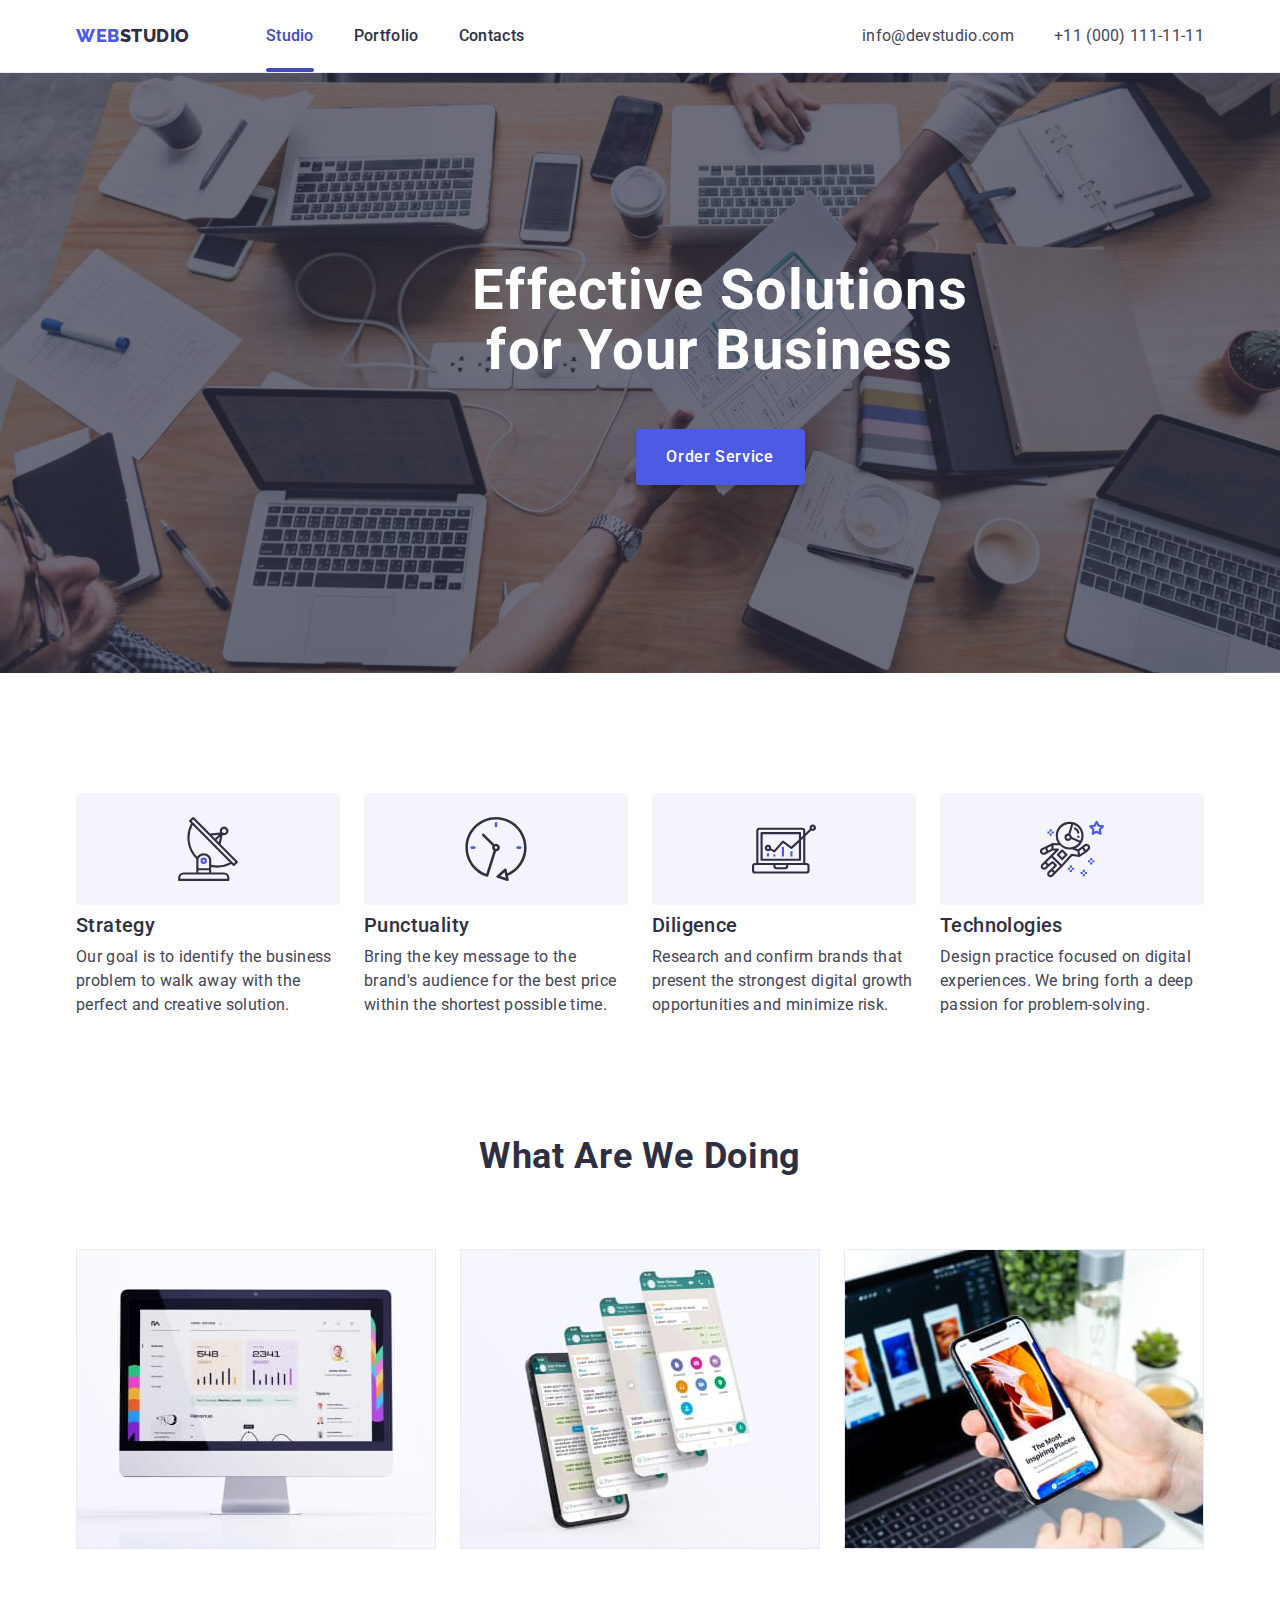
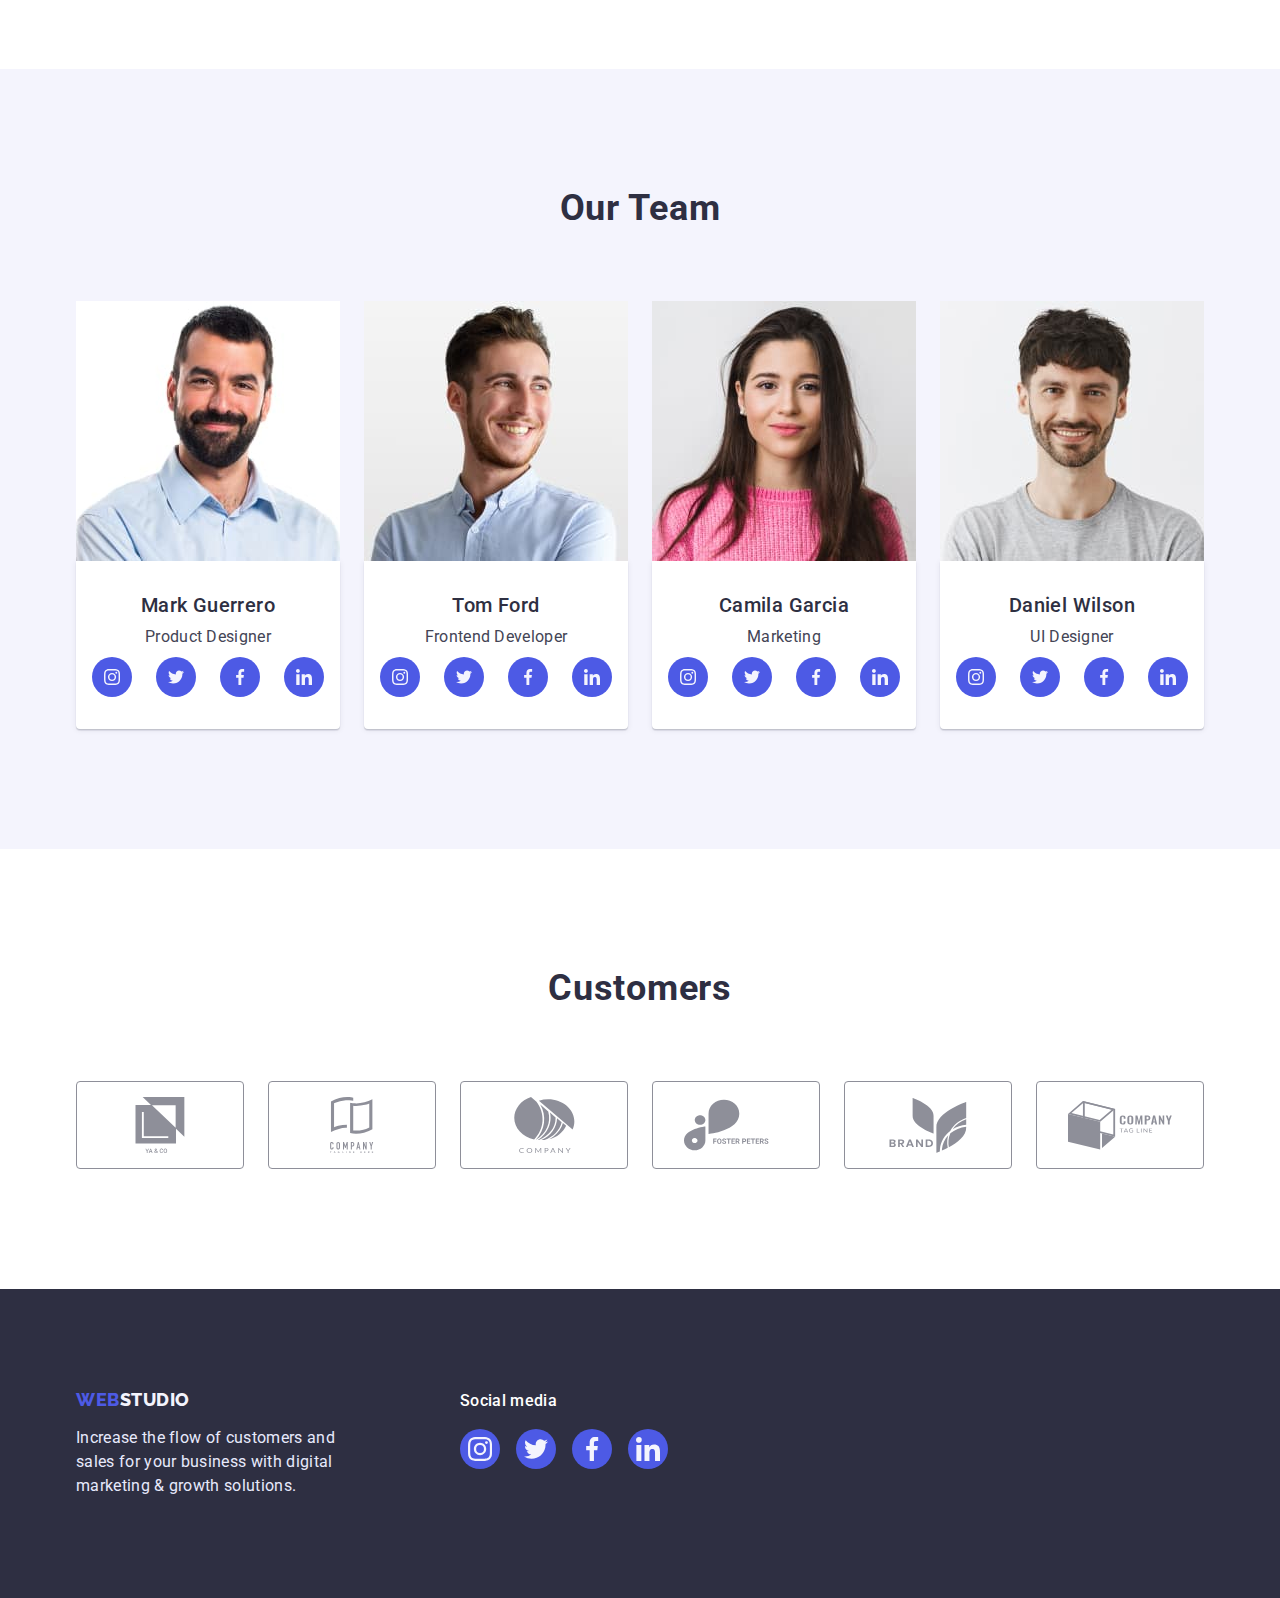
<file: index.html>
<!DOCTYPE html>
<html lang="en">

<head>
  <meta charset="UTF-8" />
  <meta http-equiv="X-UA-Compatible" content="IE=edge" />
  <meta name="viewport" content="width=device-width, initial-scale=1.0" />
  <link rel="preconnect" href="https://fonts.googleapis.com">
  <link rel="preconnect" href="https://fonts.gstatic.com" crossorigin>
  <link href="https://fonts.googleapis.com/css2?family=Raleway:wght@800&family=Roboto:wght@400;500;700;900&display=swap"
    rel="stylesheet">
  <title>WebStudio</title>
  <link rel="stylesheet" href="https://cdnjs.cloudflare.com/ajax/libs/modern-normalize/1.1.0/modern-normalize.min.css">
  <link rel="stylesheet" href="./css/styles.css">
</head>

<body>
  <header>
    <div class="header-nav container">
      <a class="logo link" href="./index.html">Web<span class="word-color">Studio</span></a>
      <nav>
        <ul class="site-nav list">
          <li class="current-page"><a class="nav-item link" href="./index.html">Studio</a></li>
          <li><a class="nav-item link" href="./portfolio.html">Portfolio</a></li>
          <li><a class="nav-item link" href="">Contacts</a></li>
        </ul>
      </nav>
      <address class="contacts">
        <ul class="contacts-nav list">
          <li><a class="contacts-item link" href="mailto:info@devstudio.com">info@devstudio.com</a></li>
          <li><a class="contacts-item link" href="tel:+110001111111">+11 (000) 111-11-11</a></li>
        </ul>
      </address>
    </div>
  </header>
  <main>
    <!-- Hero -->
    <section class="hero">
      <div class="container">
        <h1 class="hero-title">Effective Solutions for Your Business</h1>
        <button data-modal-open class="btn" type="button">Order Service</button>
      </div>
    </section>
    <!-- principles -->
    <section class="principles-section section">
      <div class="container">
        <h2 class="section-header" hidden>Our principles</h2>
        <ul class="principles list">
          <li class="principles-item">
            <div>
              <svg class="principles-icon">
                <use href="./images/sprite.svg#antenna"></use>
              </svg>
            </div>
            <h3 class="content-header">Strategy</h3>
            <p class="content-text">
              Our goal is to identify the business
              problem to walk away with the perfect and creative solution.
            </p>
          </li>
          <li class="principles-item">
            <div>
              <svg class="principles-icon">
                <use href="./images/sprite.svg#clock"></use>
              </svg>
            </div>
            <h3 class="content-header">Punctuality</h3>
            <p class="content-text">
              Bring the key message to the brand's audience for the best price
              within the shortest possible time.
            </p>
          </li>
          <li class="principles-item">
            <div>
              <svg class="principles-icon">
                <use href="./images/sprite.svg#notebook"></use>
              </svg>
            </div>
            <h3 class="content-header">Diligence</h3>
            <p class="content-text">
              Research and confirm brands that present the strongest digital
              growth opportunities and minimize risk.
            </p>
          </li>
          <li class="principles-item">
            <div>
              <svg class="principles-icon">
                <use href="./images/sprite.svg#astronaut"></use>
              </svg>
            </div>
            <h3 class="content-header">Technologies</h3>
            <p class="content-text">
              Design practice focused on digital experiences. We bring forth a
              deep passion for problem-solving.
            </p>
          </li>
        </ul>
      </div>
    </section>
    <!-- what are we doing -->
    <section class="section">
      <div class="container">
        <h2 class="section-header services-header">What are we doing</h2>
        <ul class="services-list list">
          <li class="service-image">
            <img src="./images/service_1.jpg" alt="service 1" width="360" />
          </li>
          <li class="service-image">
            <img src="./images/service_2.jpg" alt="service 2" width="360" />
          </li>
          <li class="service-image">
            <img src="./images/service_3.jpg" alt="service 3" width="360" />
          </li>
        </ul>
      </div>
    </section>
    <!-- Team -->
    <section class="team section">
      <div class="container">
        <h2 class="section-header team-header">Our Team</h2>
        <ul class="team-list list">
          <li class="team-img">
            <img src="./images/team_1.jpg" alt="Team member 1" width="264" />
            <div class="team-card-content">
              <h3 class="content-header team-name">Mark Guerrero</h3>
              <p class="content-text">Product Designer</p>
              <ul class="team-links-list">
                <li class="link-item">
                  <a class="member-link" href="">
                    <svg class="link-icon">
                      <use href="./images/sprite.svg#instagram"></use>
                    </svg>
                  </a>
                </li>
                <li class="link-item">
                  <a class="member-link" href="">
                    <svg class="link-icon">
                      <use href="./images/sprite.svg#twitter"></use>
                    </svg>
                  </a>
                </li>
                <li class="link-item">
                  <a class="member-link" href="">
                    <svg class="link-icon">
                      <use href="./images/sprite.svg#facebook"></use>
                    </svg>
                  </a>
                </li>
                <li class="link-item">
                  <a class="member-link" href="">
                    <svg class="link-icon">
                      <use href="./images/sprite.svg#linkedin"></use>
                    </svg>
                  </a>
                </li>
              </ul>
            </div>
          </li>
          <li class="team-img">
            <img src="./images/team_2.jpg" alt="Team member 2" width="264" />
            <div class="team-card-content">
              <h3 class="content-header team-name">Tom Ford</h3>
              <p class="content-text">Frontend Developer</p>
              <ul class="team-links-list">
                <li class="link-item">
                  <a class="member-link" href="">
                    <svg class="link-icon">
                      <use href="./images/sprite.svg#instagram"></use>
                    </svg>
                  </a>
                </li>
                <li class="link-item">
                  <a class="member-link" href="">
                    <svg class="link-icon">
                      <use href="./images/sprite.svg#twitter"></use>
                    </svg>
                  </a>
                </li>
                <li class="link-item">
                  <a class="member-link" href="">
                    <svg class="link-icon">
                      <use href="./images/sprite.svg#facebook"></use>
                    </svg>
                  </a>
                </li>
                <li class="link-item">
                  <a class="member-link" href="">
                    <svg class="link-icon">
                      <use href="./images/sprite.svg#linkedin"></use>
                    </svg>
                  </a>
                </li>
              </ul>
            </div>
          </li>
          <li class="team-img">
            <img src="./images/team_3.jpg" alt="Team member 3" width="264" />
            <div class="team-card-content">
              <h3 class="content-header team-name">Camila Garcia</h3>
              <p class="content-text">Marketing</p>
              <ul class="team-links-list">
                <li class="link-item">
                  <a class="member-link" href="">
                    <svg class="link-icon">
                      <use href="./images/sprite.svg#instagram"></use>
                    </svg>
                  </a>
                </li>
                <li class="link-item">
                  <a class="member-link" href="">
                    <svg class="link-icon">
                      <use href="./images/sprite.svg#twitter"></use>
                    </svg>
                  </a>
                </li>
                <li class="link-item">
                  <a class="member-link" href="">
                    <svg class="link-icon">
                      <use href="./images/sprite.svg#facebook"></use>
                    </svg>
                  </a>
                </li>
                <li class="link-item">
                  <a class="member-link" href="">
                    <svg class="link-icon">
                      <use href="./images/sprite.svg#linkedin"></use>
                    </svg>
                  </a>
                </li>
              </ul>
            </div>
          </li>
          <li class="team-img">
            <img src="./images/team_4.jpg" alt="Team member 4" width="264" />
            <div class="team-card-content">
              <h3 class="content-header team-name">Daniel Wilson</h3>
              <p class="content-text">UI Designer</p>
              <ul class="team-links-list">
                <li class="link-item">
                  <a class="member-link" href="">
                    <svg class="link-icon">
                      <use href="./images/sprite.svg#instagram"></use>
                    </svg>
                  </a>
                </li>
                <li class="link-item">
                  <a class="member-link" href="">
                    <svg class="link-icon">
                      <use href="./images/sprite.svg#twitter"></use>
                    </svg>
                  </a>
                </li>
                <li class="link-item">
                  <a class="member-link" href="">
                    <svg class="link-icon">
                      <use href="./images/sprite.svg#facebook"></use>
                    </svg>
                  </a>
                </li>
                <li class="link-item">
                  <a class="member-link" href="">
                    <svg class="link-icon">
                      <use href="./images/sprite.svg#linkedin"></use>
                    </svg>
                  </a>
                </li>
              </ul>
            </div>
          </li>
        </ul>
      </div>
    </section>
    <!-- Customers -->
    <section class="section">
      <div class="container">
        <h2 class="section-header">Customers</h2>
        <ul class="customers-list">
          <li class="customers-item">
            <a class="customers-link" href="">
              <svg class="customers-icon">
                <use href="./images/sprite.svg#company-1"></use>
              </svg>
            </a>
          </li>
          <li class="customers-item">
            <a class="customers-link" href="">
              <svg class="customers-icon">
                <use href="./images/sprite.svg#company-2"></use>
              </svg>
            </a>
          </li>
          <li class="customers-item">
            <a class="customers-link" href="">
              <svg class="customers-icon">
                <use href="./images/sprite.svg#company-3"></use>
              </svg>
            </a>
          </li>
          <li class="customers-item">
            <a class="customers-link" href="">
              <svg class="customers-icon">
                <use href="./images/sprite.svg#company-4"></use>
              </svg>
            </a>
          </li>
          <li class="customers-item">
            <a class="customers-link" href="">
              <svg class="customers-icon">
                <use href="./images/sprite.svg#company-5"></use>
              </svg>
            </a>
          </li>
          <li class="customers-item">
            <a class="customers-link" href="">
              <svg class="customers-icon">
                <use href="./images/sprite.svg#company-6"></use>
              </svg>
            </a>
          </li>
        </ul>
      </div>
    </section>
    <div data-modal class="backdrop is-hidden">
      <div class="modal">
        <button data-modal-close class="close-button" type="button">
          <svg class="close-icon" width="8" height="8">
            <use href="./images/sprite.svg#close"></use>
          </svg>
        </button>
      </div>
    </div>
  </main>
  <footer class="site-bottom">
    <div class="container footer-box">
      <div class="bottom-content">
        <a class="logo link" href="./index.html">Web<span class="studio-color">Studio</span></a>
        <p class="bottom-text">
          Increase the flow of customers and sales for your business with digital
          marketing & growth solutions.
        </p>
      </div>
      <div class="social-media-box">
        <h2 class="social-media-text">Social media</h2>
        <ul class="soc-media-list">
          <li class="soc-media-item">
            <a class="soc-media-link" href="">
              <svg class="soc-media-icon">
                <use href="./images/sprite.svg#instagram"></use>
              </svg>
            </a>
          </li>
          <li class="soc-media-item">
            <a class="soc-media-link" href="">
              <svg class="soc-media-icon">
                <use href="./images/sprite.svg#twitter"></use>
              </svg>
            </a>
          </li>
          <li class="soc-media-item">
            <a class="soc-media-link" href="">
              <svg class="soc-media-icon">
                <use href="./images/sprite.svg#facebook"></use>
              </svg>
            </a>
          </li>
          <li class="soc-media-item">
            <a class="soc-media-link" href="">
              <svg class="soc-media-icon">
                <use href="./images/sprite.svg#linkedin"></use>
              </svg>
            </a>
          </li>
        </ul>
      </div>
    </div>
  </footer>
  <script src="./js/script.js"></script>
</body>

</html>
</file>
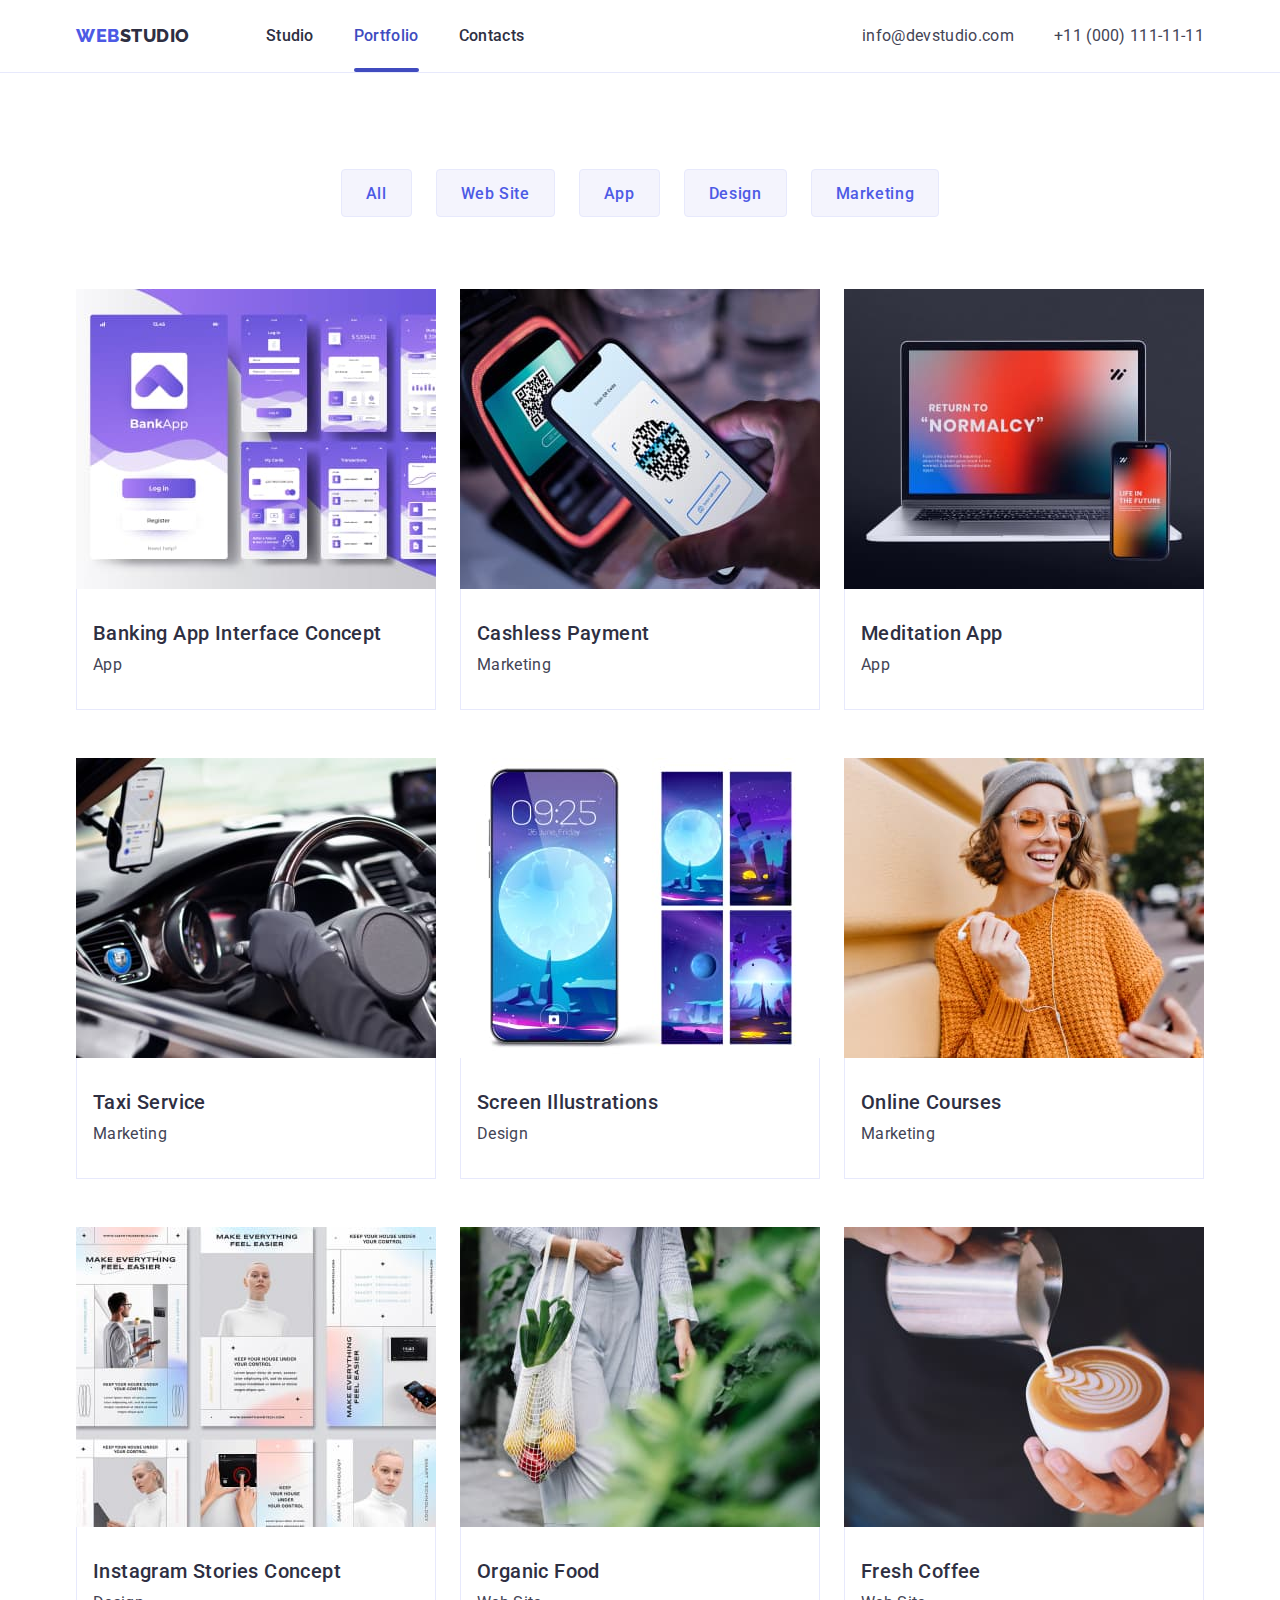
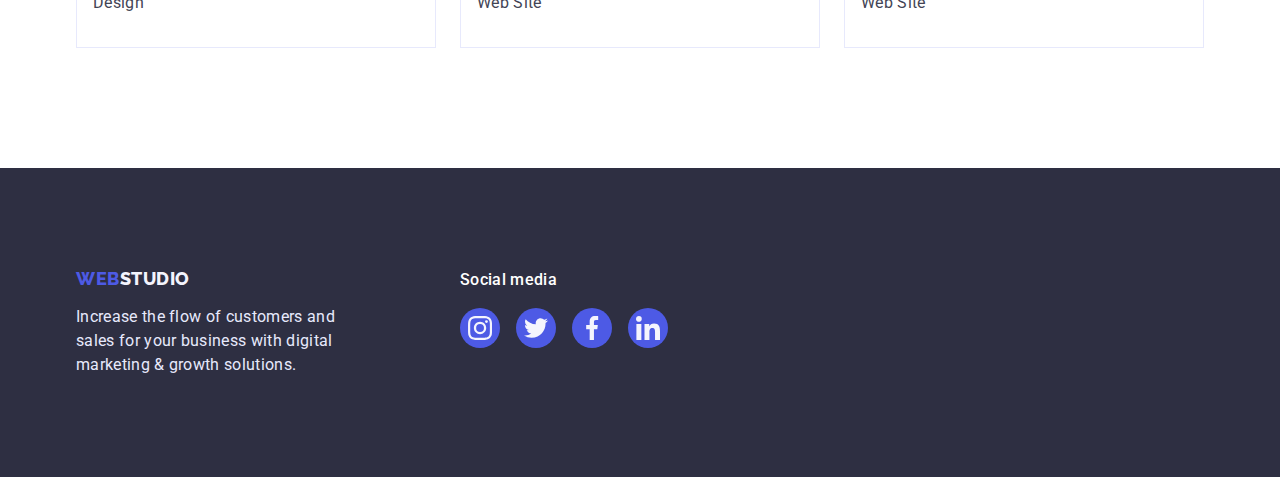
<file: portfolio.html>
<!DOCTYPE html>
<html lang="en">

<head>
    <meta charset="UTF-8">
    <meta http-equiv="X-UA-Compatible" content="IE=edge">
    <meta name="viewport" content="width=device-width, initial-scale=1.0">
    <link rel="preconnect" href="https://fonts.googleapis.com">
    <link rel="preconnect" href="https://fonts.gstatic.com" crossorigin>
    <link
        href="https://fonts.googleapis.com/css2?family=Raleway:wght@800&family=Roboto:wght@400;500;700;900&display=swap"
        rel="stylesheet">
    <title>Portfolio</title>
    <link rel="stylesheet"
        href="https://cdnjs.cloudflare.com/ajax/libs/modern-normalize/1.1.0/modern-normalize.min.css">
    <link rel="stylesheet" href="./css/styles.css">
</head>

<body>
    <header>
        <div class="header-nav container">
            <a class="logo link" href="./index.html">Web<span class="word-color">Studio</span></a>
            <nav>
                <ul class="site-nav list">
                    <li><a class="nav-item link" href="./index.html">Studio</a></li>
                    <li class="current-page"><a class="nav-item link" href="./portfolio.html">Portfolio</a></li>
                    <li><a class="nav-item link" href="">Contacts</a></li>
                </ul>
            </nav>
            <address class="contacts">
                <ul class="contacts-nav list">
                    <li><a class="contacts-item link" href="mailto:info@devstudio.com">info@devstudio.com</a></li>
                    <li><a class="contacts-item link" href="tel:+110001111111">+11 (000) 111-11-11</a></li>
                </ul>
            </address>
        </div>
    </header>
    <main>
        <section class="portfolio">
            <div class="container">
                <h1 hidden>Portfolio</h1>
                <ul class="buttons-list list">
                    <li><button class="filtering" type="button">All</button></li>
                    <li><button class="filtering" type="button">Web Site</button></li>
                    <li><button class="filtering" type="button">App</button></li>
                    <li><button class="filtering" type="button">Design</button></li>
                    <li><button class="filtering" type="button">Marketing</button></li>
                </ul>
                <ul class="examples list">
                    <li>
                        <a class="card-link link" href="">
                            <div class="overlay-wrap">
                                <img src="./images/portfolio-1.jpg" alt="Banking App Interface" width="360">
                                <div class="overlay">
                                    <p class="content-text overlay-text">14 Stylish and User-Friendly App Design Concepts · Task Manager App · Calorie
                                        Tracker App · Exotic Fruit Ecommerce App · Cloud Storage App
                                    </p>
                                </div>
                            </div>
                            <div class="examples-content">
                                <h2 class="content-header">Banking App Interface Concept</h2>
                                <p class="content-text">App</p>
                            </div>
                        </a>
                    </li>
                    <li>
                        <a class="card-link link" href="">
                            <div class="overlay-wrap">
                                <img src="./images/portfolio-2.jpg" alt="Banking App Interface" width="360">
                                <div class="overlay">
                                    <p class="content-text overlay-text">14 Stylish and User-Friendly App Design Concepts · Task Manager App · Calorie
                                        Tracker App · Exotic Fruit Ecommerce App · Cloud Storage App
                                    </p>
                                </div>
                            </div>                            <div class="examples-content">
                                <h2 class="content-header">Cashless Payment</h2>
                                <p class="content-text">Marketing</p>
                            </div>
                        </a>
                    </li>
                    <li>
                        <a class="card-link link" href="">
                            <div class="overlay-wrap">
                                <img src="./images/portfolio-3.jpg" alt="Banking App Interface" width="360">
                                <div class="overlay">
                                    <p class="content-text overlay-text">14 Stylish and User-Friendly App Design Concepts · Task Manager App · Calorie
                                        Tracker App · Exotic Fruit Ecommerce App · Cloud Storage App
                                    </p>
                                </div>
                            </div>                            <div class="examples-content">
                                <h2 class="content-header">Meditation App</h2>
                                <p class="content-text">App</p>
                            </div>
                        </a>
                    </li>
                    <li>
                        <a class="card-link link" href="">
                            <div class="overlay-wrap">
                                <img src="./images/portfolio-4.jpg" alt="Banking App Interface" width="360">
                                <div class="overlay">
                                    <p class="content-text overlay-text">14 Stylish and User-Friendly App Design Concepts · Task Manager App · Calorie
                                        Tracker App · Exotic Fruit Ecommerce App · Cloud Storage App
                                    </p>
                                </div>
                            </div>                            <div class="examples-content">
                                <h2 class="content-header">Taxi Service</h2>
                                <p class="content-text">Marketing</p>
                            </div>
                        </a>
                    </li>
                    <li>
                        <a class="card-link link" href="">
                            <div class="overlay-wrap">
                                <img src="./images/portfolio-5.jpg" alt="Banking App Interface" width="360">
                                <div class="overlay">
                                    <p class="content-text overlay-text">14 Stylish and User-Friendly App Design Concepts · Task Manager App · Calorie
                                        Tracker App · Exotic Fruit Ecommerce App · Cloud Storage App
                                    </p>
                                </div>
                            </div>                            <div class="examples-content">
                                <h2 class="content-header">Screen Illustrations</h2>
                                <p class="content-text">Design</p>
                            </div>
                        </a>
                    </li>
                    <li>
                        <a class="card-link link" href="">
                            <div class="overlay-wrap">
                                <img src="./images/portfolio-6.jpg" alt="Banking App Interface" width="360">
                                <div class="overlay">
                                    <p class="content-text overlay-text">14 Stylish and User-Friendly App Design Concepts · Task Manager App · Calorie
                                        Tracker App · Exotic Fruit Ecommerce App · Cloud Storage App
                                    </p>
                                </div>
                            </div>                            <div class="examples-content">
                                <h2 class="content-header">Online Courses</h2>
                                <p class="content-text">Marketing</p>
                            </div>
                        </a>
                    </li>
                    <li>
                        <a class="card-link link" href="">
                            <div class="overlay-wrap">
                                <img src="./images/portfolio-7.jpg" alt="Banking App Interface" width="360">
                                <div class="overlay">
                                    <p class="content-text overlay-text">14 Stylish and User-Friendly App Design Concepts · Task Manager App · Calorie
                                        Tracker App · Exotic Fruit Ecommerce App · Cloud Storage App
                                    </p>
                                </div>
                            </div>                            <div class="examples-content">
                                <h2 class="content-header">Instagram Stories Concept</h2>
                                <p class="content-text">Design</p>
                            </div>
                        </a>
                    </li>
                    <li>
                        <a class="card-link link" href="">
                            <div class="overlay-wrap">
                                <img src="./images/portfolio-8.jpg" alt="Banking App Interface" width="360">
                                <div class="overlay">
                                    <p class="content-text overlay-text">14 Stylish and User-Friendly App Design Concepts · Task Manager App · Calorie
                                        Tracker App · Exotic Fruit Ecommerce App · Cloud Storage App
                                    </p>
                                </div>
                            </div>                            <div class="examples-content">
                                <h2 class="content-header">Organic Food</h2>
                                <p class="content-text">Web Site</p>
                            </div>
                        </a>
                    </li>
                    <li>
                        <a class="card-link link" href="">
                            <div class="overlay-wrap">
                                <img src="./images/portfolio-9.jpg" alt="Banking App Interface" width="360">
                                <div class="overlay">
                                    <p class="content-text overlay-text">14 Stylish and User-Friendly App Design Concepts · Task Manager App · Calorie
                                        Tracker App · Exotic Fruit Ecommerce App · Cloud Storage App
                                    </p>
                                </div>
                            </div>                            <div class="examples-content">
                                <h2 class="content-header">Fresh Coffee</h2>
                                <p class="content-text">Web Site</p>
                            </div>
                        </a>
                    </li>
                </ul>
            </div>
        </section>
    </main>
    <footer class="site-bottom">
        <div class="container footer-box">
            <div class="bottom-content">
                <a class="logo link" href="./index.html">Web<span class="studio-color">Studio</span></a>
                <p class="bottom-text">
                    Increase the flow of customers and sales for your business with digital
                    marketing & growth solutions.
                </p>
            </div>
            <div class="social-media-box">
                <h2 class="social-media-text">Social media</h2>
                <ul class="soc-media-list">
                    <li class="soc-media-item">
                        <a class="soc-media-link" href="">
                            <svg class="soc-media-icon">
                                <use href="./images/sprite.svg#instagram"></use>
                            </svg>
                        </a>
                    </li>
                    <li class="soc-media-item">
                        <a class="soc-media-link" href="">
                            <svg class="soc-media-icon">
                                <use href="./images/sprite.svg#twitter"></use>
                            </svg>
                        </a>
                    </li>
                    <li class="soc-media-item">
                        <a class="soc-media-link" href="">
                            <svg class="soc-media-icon">
                                <use href="./images/sprite.svg#facebook"></use>
                            </svg>
                        </a>
                    </li>
                    <li class="soc-media-item">
                        <a class="soc-media-link" href="">
                            <svg class="soc-media-icon">
                                <use href="./images/sprite.svg#linkedin"></use>
                            </svg>
                        </a>
                    </li>
                </ul>
            </div>
        </div>
    </footer>
</body>

</html>
</file>
<file: css/styles.css>
/* Global */

body {
  font-family: "Roboto", sans-serif;
  background-color: var(--main-white-color);
  color: var(--p-text);
}

body a {
  text-decoration: none;
}

body li {
  list-style: none;
}

:root {
  --main-color-text: #2e2f42;
  --p-text: #434455;
  --hover-color: #404bbf;
  --main-white-color: #ffffff;
  --main-blue-color: #4d5ae5;
  --main-fill-color: #f4f4fd;
  --hover-transition: 250ms cubic-bezier(0.4, 0, 0.2, 1);
}

h1,
h2,
h3,
h4,
h5,
h6,
p,
ul {
  margin: 0;
  padding: 0;
}

/* utilites */

.link {
  text-decoration: none;
}

.list {
  list-style: none;
}

.container {
  width: 1158px;
  padding-left: 15px;
  padding-right: 15px;
  margin-left: auto;
  margin-right: auto;
}

.section {
  padding: 120px 0;
}

/* header */

header {
  border-bottom: 1px solid #e7e9fc;
}

.header-nav {
  display: flex;
  justify-content: flex-start;
  align-items: center;
  padding-top: 24px;
  padding-bottom: 24px;
}

.site-nav {
  display: flex;
  justify-content: space-between;
  align-items: center;
  gap: 40px;
}

.logo {
  margin-right: 76px;
  font-family: "Raleway", sans-serif;
  font-style: normal;
  font-weight: 800;
  font-size: 18px;
  line-height: 1.17;
  letter-spacing: 0.03em;
  text-transform: uppercase;
  color: var(--main-blue-color);
}

.word-color {
  color: var(--main-color-text);
}

.nav-item {
  font-weight: 500;
  font-size: 16px;
  line-height: 1.5;
  letter-spacing: 0.02em;
  color: var(--main-color-text);
  transition: color var(--hover-transition);
}

.contacts-nav {
  display: flex;
  justify-content: space-between;
  gap: 40px;
}

.contacts {
  font-style: normal;

  margin-left: auto;
}

.list .contacts-item {
  display: block;

  font-weight: 400;
  font-size: 16px;
  line-height: 1.5;
  letter-spacing: 0.02em;
  color: var(--p-text);
  transition: color var(--hover-transition);
}

.list .nav-item:hover,
.list .nav-item:focus {
  color: var(--hover-color);
}

.list .contacts-item:hover,
.list .contacts-item:focus {
  color: var(--hover-color);
}

.current-page {
  position: relative;
}

.current-page .nav-item {
  color: var(--hover-color);
}

.current-page::after {
  position: absolute;
  content: "";
  left: 0;
  bottom: 0;
  transform: translateY(24px);
  display: block;
  width: 100%;
  height: 4px;

  border-radius: 2px;
  background-color: var(--hover-color);
}

/* index.html */

.section-header {
  font-weight: 700;
  font-size: 36px;
  line-height: 1.11;
  text-align: center;
  letter-spacing: 0.02em;
  text-transform: capitalize;
  color: var(--main-color-text);
}

/* Hero */

/* .hero-container {
  padding-top: 68px;
  padding-bottom: 68px;
} */

.hero {
  background-color: #2e2f42;
  padding-top: 188px;
  padding-bottom: 188px;
  background-image: linear-gradient(
      rgba(46, 47, 66, 0.7),
      rgba(46, 47, 66, 0.7)
    ),
    url(../images/bg-hero.jpg);
  background-repeat: no-repeat;
  background-position: center;

  width: 1440px;
  margin-left: auto;
  margin-right: auto;
}

.hero-title {
  width: 496px;
  margin-bottom: 48px;
  margin-left: auto;
  margin-right: auto;
  text-align: center;

  font-weight: 700;
  font-size: 56px;
  line-height: 1.07;
  letter-spacing: 0.02em;
  color: var(--main-white-color);
}

.btn {
  font-family: "Roboto", sans-serif;
  font-weight: 500;
  font-size: 16px;
  line-height: 1.5;
  letter-spacing: 0.04em;

  display: block;
  margin: 0 auto;
  padding: 0;
  width: 169px;
  height: 56px;

  color: var(--main-white-color);
  background-color: #4d5ae5;
  box-shadow: 0px 4px 4px rgba(0, 0, 0, 0.15);
  border: 0px;
  border-radius: 4px;
  cursor: pointer;
  transition: background-color var(--hover-transition);
}

.btn:hover,
.btn:focus {
  background-color: var(--hover-color);
}

/* Our principles */

.principles-section {
  padding-bottom: 0;
}

.principles {
  display: flex;
  align-items: center;
  gap: 24px;
}

.principles-item {
  flex-basis: calc((100% - 24px * 3) / 4);
}

.principles-item > div {
  display: flex;
  justify-content: center;
  align-items: center;
  height: 112px;
  margin-bottom: 8px;

  background-color: var(--main-fill-color);
  border-radius: 4px;
}

.principles-icon {
  display: block;
  width: 64px;
  height: 64px;
}

.content-header {
  margin-bottom: 8px;
  font-weight: 500;
  font-size: 20px;
  line-height: 1.2;
  letter-spacing: 0.02em;
  color: var(--main-color-text);
}

.content-text {
  font-size: 16px;
  line-height: 1.5;
  letter-spacing: 0.02em;
  color: var(--p-text);
}

/* what are we doing */

.services-list {
  display: flex;
  justify-content: space-around;
  align-items: center;
  gap: 24px;
}

.services-header {
  margin-bottom: 72px;
}

.services-list img {
  display: block;
}

.service-image {
  flex-basis: calc((100% - 24px * 2) / 3);
}

/* Team */

.team {
  background-color: var(--main-fill-color);
}

.team-header {
  margin-bottom: 72px;
}

.team-list {
  display: flex;
  align-items: center;
  gap: 24px;
}

.team-list img {
  display: block;
}

.team-img {
  flex-basis: calc((100% - 24px * 3) / 4);
}

.team-card-content {
  text-align: center;

  background-color: var(--main-white-color);
  box-shadow: 0px 1px 6px rgba(46, 47, 66, 0.08),
    0px 1px 1px rgba(46, 47, 66, 0.16), 0px 2px 1px rgba(46, 47, 66, 0.08);
  border-radius: 0px 0px 4px 4px;

  padding: 32px 0;
}

.team-links-list {
  margin-top: 8px;

  display: flex;
  justify-content: center;
  gap: 24px;
}

.link-icon {
  display: block;
  width: 16px;
  height: 16px;

  fill: var(--main-fill-color);
}

.member-link {
  display: flex;
  align-items: center;
  justify-content: center;
  width: 40px;
  height: 40px;

  background-color: var(--main-blue-color);
  border-radius: 50px;
  transition: background-color var(--hover-transition);
}

.member-link:hover,
.member-link:focus {
  background-color: var(--hover-color);
}

/* Customers */

.customers-list {
  margin-top: 72px;
  display: flex;
  justify-content: space-between;
  gap: 24px;
}

.customers-item {
  flex-basis: calc((100% - 120px) / 6);
}

.customers-link {
  display: flex;
  justify-content: center;
  align-items: center;
  width: 168px;
  height: 88px;
  border: 1px solid #8e8f99;
  border-radius: 4px;
  transition: border-color var(--hover-transition);
}

.customers-link:hover {
  border-color: #404bbf;
}

.customers-icon {
  display: block;
  width: 104px;
  height: 56px;

  fill: #8e8f99;
  transition: fill var(--hover-transition);
}

.customers-link:hover .customers-icon {
  fill: #404bbf;
}

/* footer */

.studio-color {
  color: var(--main-fill-color);
}

.site-bottom {
  padding-top: 100px;
  padding-bottom: 100px;

  background-color: #2e2f42;
}

.footer-box {
  display: flex;
  justify-content: start;
  align-items: start;
  gap: 120px;
}

.bottom-text {
  font-size: 16px;
  line-height: 1.5;
  letter-spacing: 0.02em;
  color: #e7e9fc;

  margin-top: 16px;
}

.bottom-content {
  width: 264px;
}

.social-media-text {
  margin-bottom: 16px;

  font-weight: 500;
  font-size: 16px;
  line-height: 1.5;
  letter-spacing: 0.02em;
  color: #ffffff;
}

.soc-media-list {
  display: flex;
  gap: 16px;
}

.soc-media-link {
  display: flex;
  justify-content: center;
  align-items: center;
  width: 40px;
  height: 40px;
  border-radius: 50px;

  background-color: var(--main-blue-color);
  transition: background-color var(--hover-transition);
}

.soc-media-link:hover,
.soc-media-link:focus {
  background-color: #31d0aa;
}

.soc-media-icon {
  display: block;
  width: 24px;
  height: 24px;

  fill: var(--main-fill-color);
}

.backdrop {
  position: fixed;
  top: 0;
  left: 0;
  width: 100%;
  height: 100%;
  background-color: rgba(46, 47, 66, 0.4);
  opacity: 1;
  transition: opacity var(--hover-transition),
    visibility var(--hover-transition);
}

.backdrop.is-hidden {
  visibility: hidden;
  opacity: 0;
  pointer-events: none;
}

.backdrop.is-hidden .modal {
  transform: translate(-50%, -50%) scale(0);
}

.modal {
  position: absolute;
  top: 50%;
  left: 50%;
  transform: translate(-50%, -50%) scale(1);
  min-width: 408px;
  min-height: 576px;

  transition: transform var(--hover-transition);
  background-color: #fcfcfc;
}

.close-button {
  position: absolute;
  top: 24px;
  right: 24px;
  width: 24px;
  height: 24px;
  display: flex;
  justify-content: center;
  align-items: center;

  cursor: pointer;
  background-color: #e7e9fc;
  border: 1px solid;
  border-color:rgba(0, 0, 0, 0.1);
  border-radius: 50px;
  transition: background-color var(--hover-transition), border-color var(--hover-transition);
}

.close-button:hover,
.close-button:focus {
  background-color: var(--hover-color);
  border-color: transparent;
}

.close-icon {
  display: block;
  transition: fill var(--hover-transition);
}

.close-button:hover .close-icon {
  fill: var(--main-white-color);
}

/* Portfolio.html */

/* Portfolio */

.portfolio {
  padding-top: 96px;
  padding-bottom: 120px;
}

/* buttons */

.buttons-list {
  display: flex;
  justify-content: center;
  gap: 24px;

  margin-bottom: 72px;
}

.filtering {
  font-family: "Roboto", sans-serif;
  font-weight: 500;
  font-size: 16px;
  line-height: 1.5;
  letter-spacing: 0.04em;

  color: #4d5ae5;
  background-color: var(--main-fill-color);
  border: 1px solid #e7e9fc;
  border-radius: 4px;
  cursor: pointer;

  height: 48px;
  padding: 12px 24px;
  transition: color var(--hover-transition),
    background-color var(--hover-transition), box-shadow var(--hover-transition),
    border-color var(--hover-transition);
}

.filtering:hover,
.filtering:focus {
  color: var(--main-white-color);
  background-color: #404bbf;
  box-shadow: 0px 3px 1px rgba(0, 0, 0, 0.1), 0px 2px 1px rgba(0, 0, 0, 0.08),
    0px 2px 2px rgba(0, 0, 0, 0.12);
  border-color: #404bbf;
}
/* --------------------------------- */

.examples {
  display: flex;
  flex-wrap: wrap;
  gap: 48px 24px;
}

.examples img {
  display: block;
}

.examples-content {
  padding: 32px 16px;
  border: 1px solid;
  border-color: #e7e9fc;
  border-top: none;
  transition: border-color 1000ms linear;
}

.examples > li {
  flex-basis: calc((100% - 24px * 2) / 3);
}

.card-link {
  display: block;
  transition: box-shadow var(--hover-transition);
}

.card-link:hover,
.card-link:focus {
  box-shadow: 0px 1px 6px rgba(46, 47, 66, 0.08),
    0px 1px 1px rgba(46, 47, 66, 0.16), 0px 2px 1px rgba(46, 47, 66, 0.08);
}

.card-link:hover .examples-content {
  border-color: var(--main-fill-color);
  border-top: none;
}

.overlay-wrap {
  position: relative;
  overflow: hidden;
}

.overlay {
  position: absolute;
  left: 0;
  top: 0;
  padding: 40px 32px 0;
  transform: translateY(100%);
  width: 100%;
  height: 100%;
  background-color: rgb(77, 90, 229);
  transition: transform var(--hover-transition);
}

.card-link:hover .overlay {
  transform: translateY(0);
}

.overlay-text {
  color: var(--main-fill-color);
}
</file>
